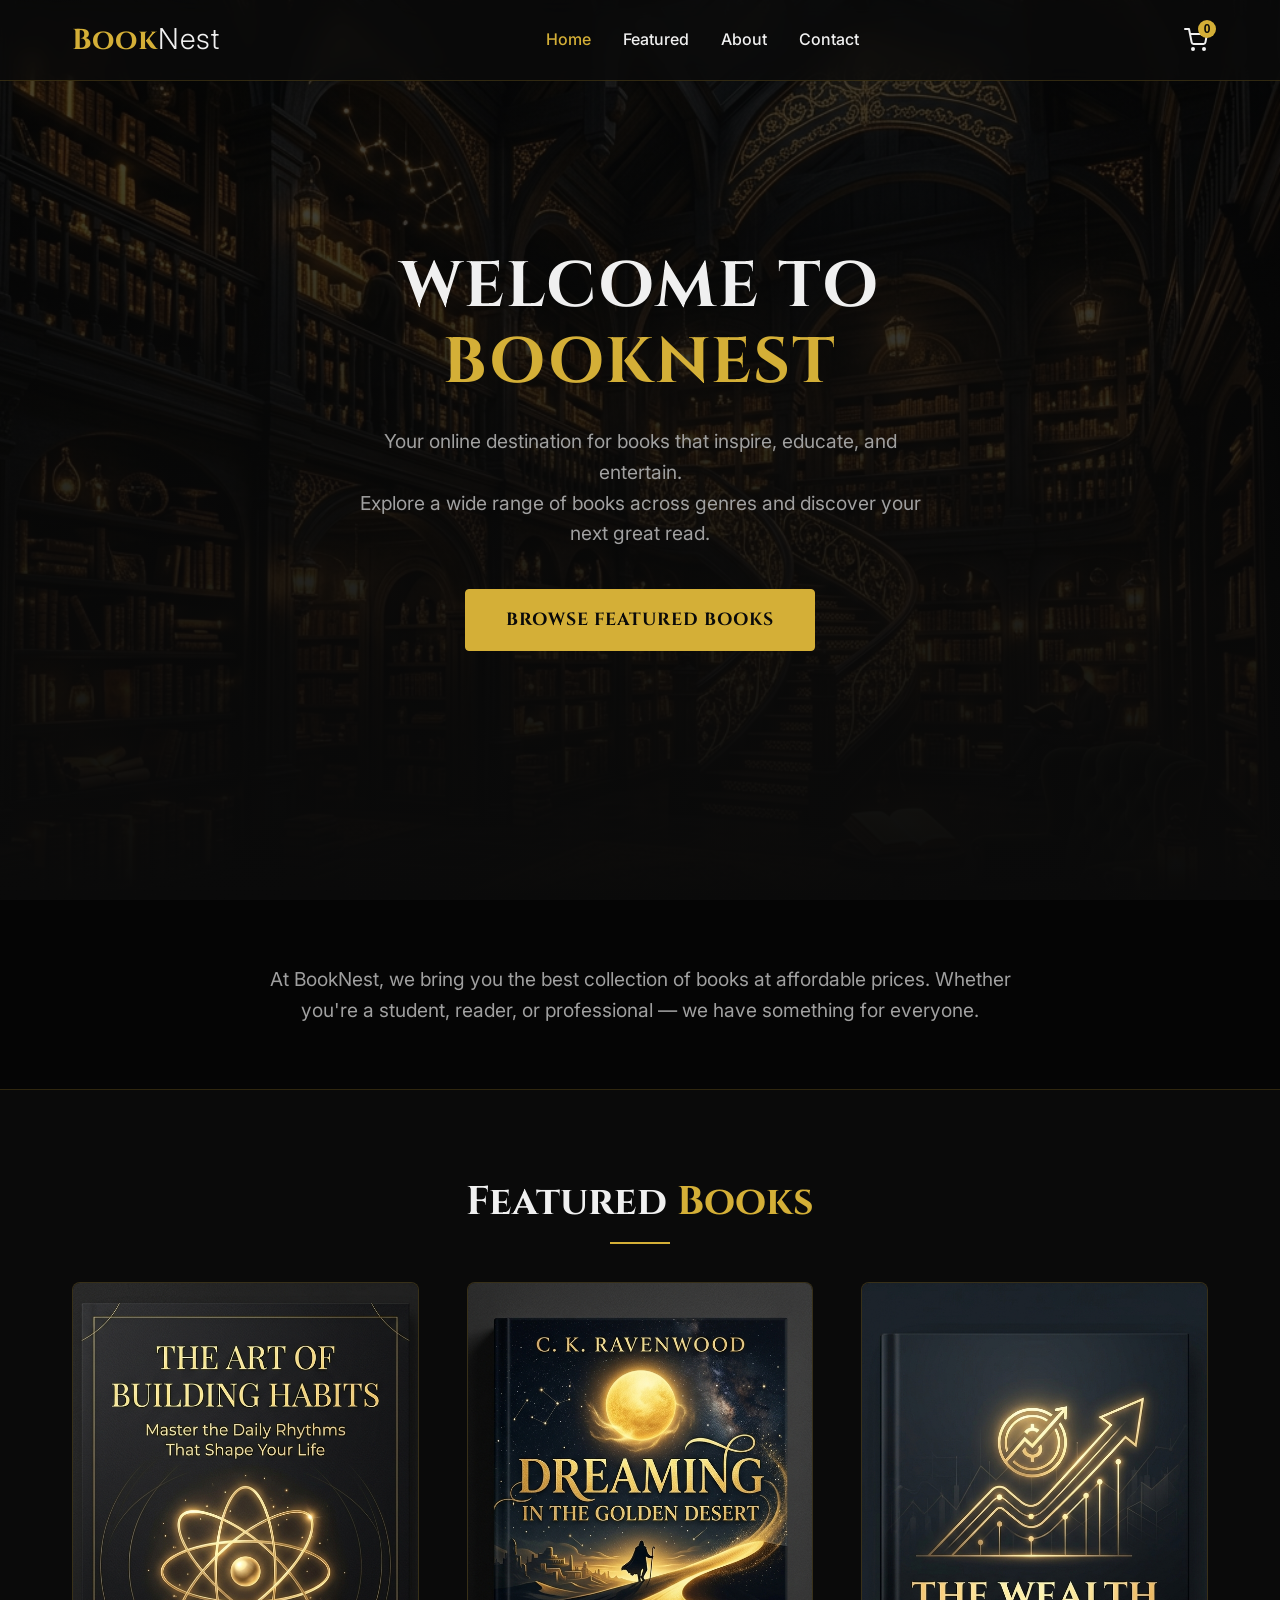
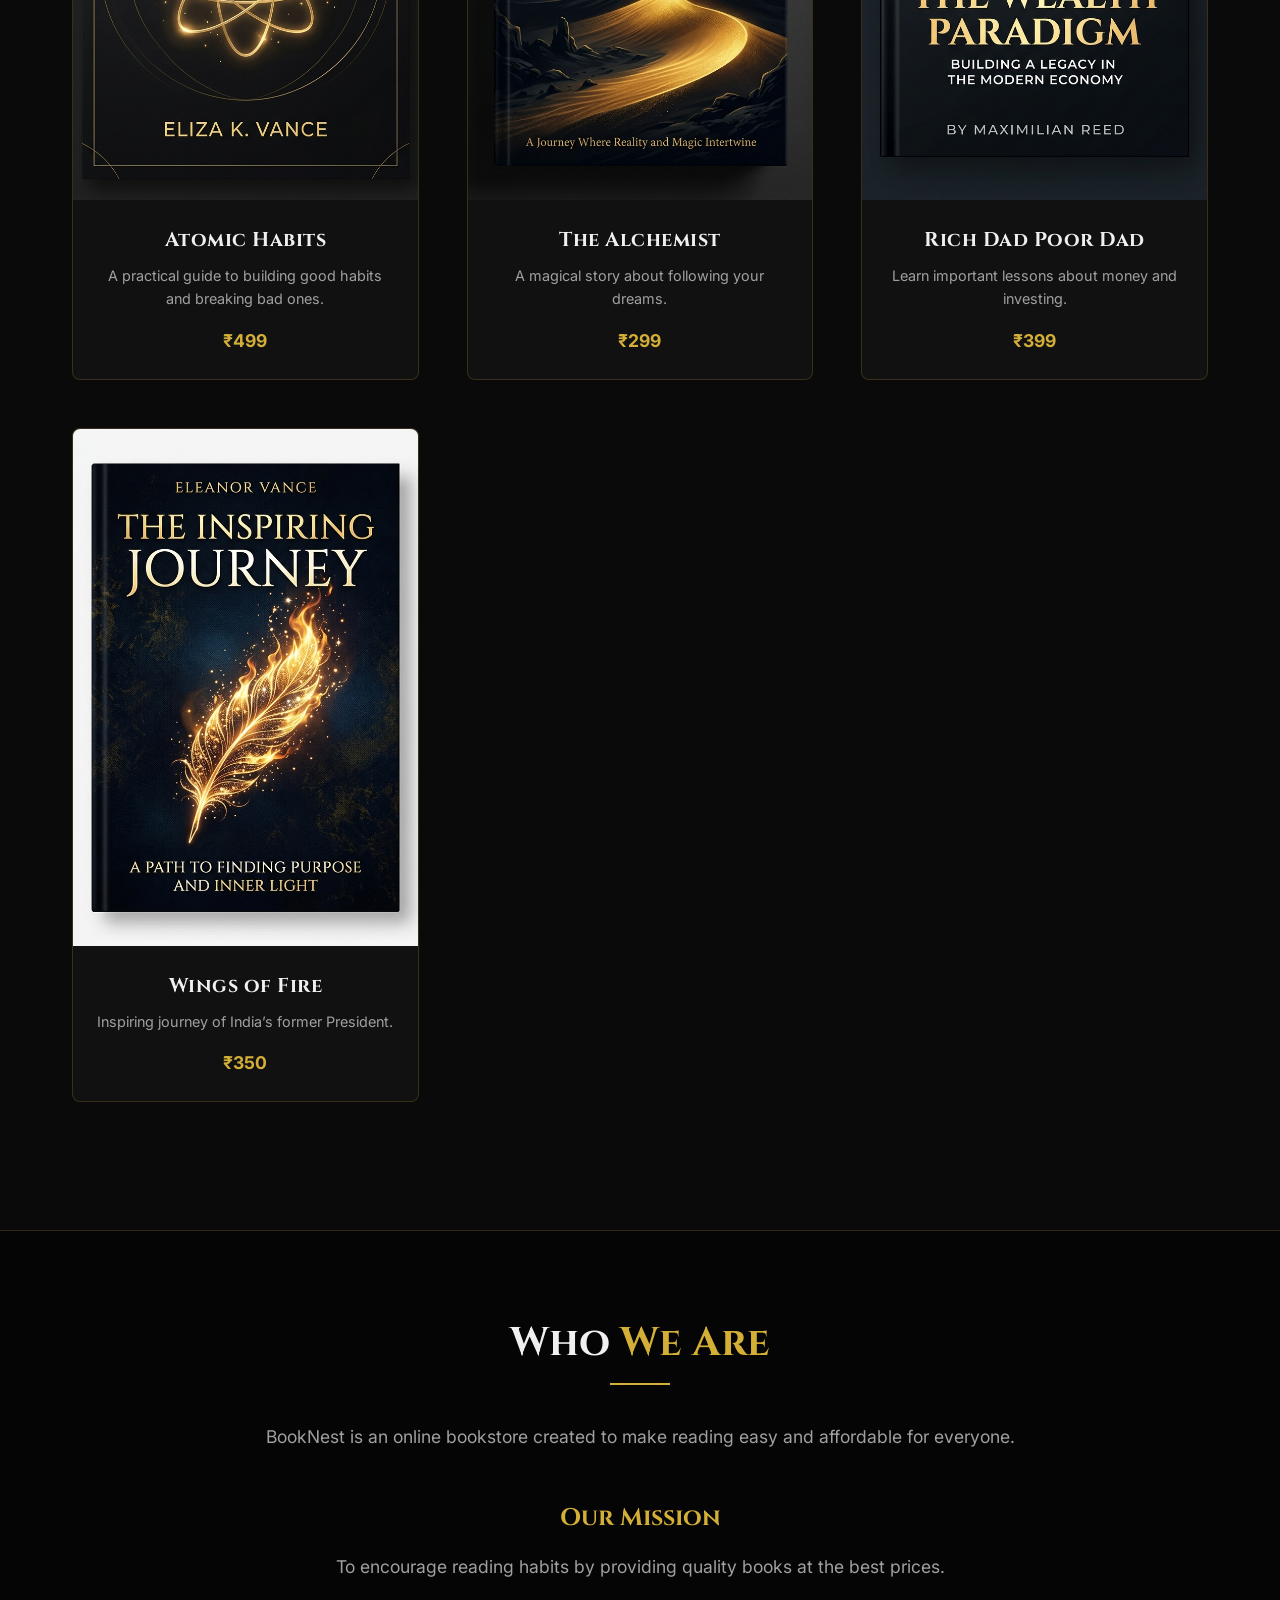
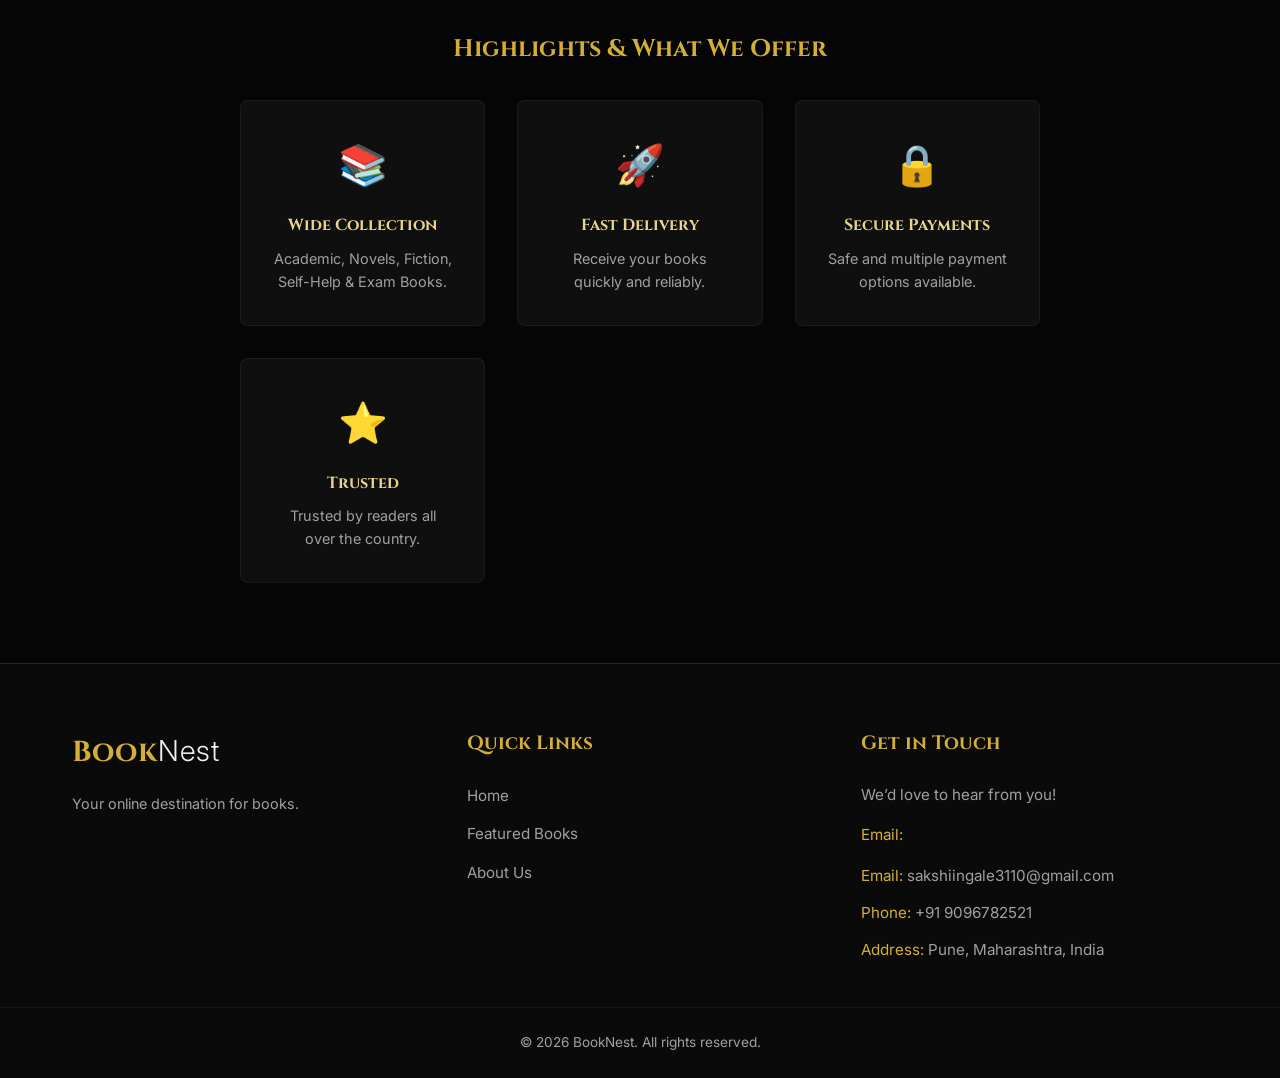
<file: index.html>
<!DOCTYPE html>
<html lang="en">
<head>
    <meta charset="UTF-8">
    <meta name="viewport" content="width=device-width, initial-scale=1.0">
    <meta name="description" content="BookNest - Your online destination for books that inspire, educate, and entertain.">
    <title>BookNest | Online Bookstore</title>
    <!-- Google Fonts for premium typography -->
    <link rel="preconnect" href="https://fonts.googleapis.com">
    <link rel="preconnect" href="https://fonts.gstatic.com" crossorigin>
    <link href="https://fonts.googleapis.com/css2?family=Cinzel:wght@400;700&family=Inter:wght@300;400;600&display=swap" rel="stylesheet">
    <link rel="stylesheet" href="style.css">
</head>
<body>
    <!-- Navbar -->
    <nav class="navbar">
        <div class="nav-container">
            <a href="index.html" class="logo">Book<span>Nest</span></a>
            <ul class="nav-links">
                <li><a href="index.html" style="color: var(--gold-primary);">Home</a></li>
                <li><a href="featured.html">Featured</a></li>
                <li><a href="about.html">About</a></li>
                <li><a href="contact.html">Contact</a></li>
            </ul>
            <div class="hamburger">
                <span class="bar"></span>
                <span class="bar"></span>
                <span class="bar"></span>
            </div>
            <div class="nav-actions">
                <button class="cart-btn" aria-label="View Cart">
                    <svg xmlns="http://www.w3.org/2000/svg" width="24" height="24" viewBox="0 0 24 24" fill="none" stroke="currentColor" stroke-width="2" stroke-linecap="round" stroke-linejoin="round"><circle cx="9" cy="21" r="1"></circle><circle cx="20" cy="21" r="1"></circle><path d="M1 1h4l2.68 13.39a2 2 0 0 0 2 1.61h9.72a2 2 0 0 0 2-1.61L23 6H6"></path></svg>
                    <span class="cart-count">0</span>
                </button>
            </div>
        </div>
    </nav>

    <!-- Hero Section -->
    <header id="home" class="hero">
        <div class="hero-overlay"></div>
        <div class="hero-content">
            <h1 class="hero-title">Welcome to <span class="text-gold">BookNest</span></h1>
            <p class="hero-subtitle">Your online destination for books that inspire, educate, and entertain.<br>Explore a wide range of books across genres and discover your next great read.</p>
            <a href="#featured" class="cta-button">Browse Featured Books</a>
        </div>
    </header>

    <!-- Intro Section -->
    <section class="intro-section" style="background-color: var(--bg-darker); text-align: center; padding: 4rem 2rem; border-bottom: 1px solid var(--border-color);">
        <div class="section-container" style="padding: 0;">
            <p style="font-size: 1.2rem; color: var(--text-secondary); max-width: 800px; margin: 0 auto;">
                At BookNest, we bring you the best collection of books at affordable prices. 
                Whether you're a student, reader, or professional — we have something for everyone.
            </p>
        </div>
    </section>

    <!-- Featured Books Section -->
    <section id="featured" class="featured-section">
        <div class="section-container">
            <h2 class="section-title">Featured <span class="text-gold">Books</span></h2>
            <div class="book-grid">
                <!-- Book 1 -->
                <article class="book-card">
                    <div class="book-image-container">
                        <img src="images/book_atomic_habits.png" alt="Atomic Habits" class="book-image">
                        <div class="book-overlay">
                            <button class="add-to-cart-btn">Add to Cart</button>
                            <button class="view-details-btn">View Details</button>
                        </div>
                    </div>
                    <div class="book-info">
                        <h3 class="book-title">Atomic Habits</h3>
                        <p class="book-author">A practical guide to building good habits and breaking bad ones.</p>
                        <p class="book-price">₹499</p>
                    </div>
                </article>

                <!-- Book 2 -->
                <article class="book-card">
                    <div class="book-image-container">
                        <img src="images/book_alchemist.png" alt="The Alchemist" class="book-image">
                        <div class="book-overlay">
                            <button class="add-to-cart-btn">Add to Cart</button>
                            <button class="view-details-btn">View Details</button>
                        </div>
                    </div>
                    <div class="book-info">
                        <h3 class="book-title">The Alchemist</h3>
                        <p class="book-author">A magical story about following your dreams.</p>
                        <p class="book-price">₹299</p>
                    </div>
                </article>

                <!-- Book 3 -->
                <article class="book-card">
                    <div class="book-image-container">
                        <img src="images/book_rich_dad.png" alt="Rich Dad Poor Dad" class="book-image">
                        <div class="book-overlay">
                            <button class="add-to-cart-btn">Add to Cart</button>
                            <button class="view-details-btn">View Details</button>
                        </div>
                    </div>
                    <div class="book-info">
                        <h3 class="book-title">Rich Dad Poor Dad</h3>
                        <p class="book-author">Learn important lessons about money and investing.</p>
                        <p class="book-price">₹399</p>
                    </div>
                </article>

                <!-- Book 4 -->
                <article class="book-card">
                    <div class="book-image-container">
                        <img src="images/book_wings_of_fire.png" alt="Wings of Fire" class="book-image">
                        <div class="book-overlay">
                            <button class="add-to-cart-btn">Add to Cart</button>
                            <button class="view-details-btn">View Details</button>
                        </div>
                    </div>
                    <div class="book-info">
                        <h3 class="book-title">Wings of Fire</h3>
                        <p class="book-author">Inspiring journey of India’s former President.</p>
                        <p class="book-price">₹350</p>
                    </div>
                </article>
            </div>
        </div>
    </section>

    <!-- About Section -->
    <section id="about" class="about-section">
        <div class="section-container">
            <div class="about-content">
                <h2 class="section-title">Who <span class="text-gold">We Are</span></h2>
                <p>BookNest is an online bookstore created to make reading easy and affordable for everyone.</p>
                
                <h3 style="color: var(--gold-primary); font-family: 'Cinzel', serif; margin-top: 2rem; margin-bottom: 1rem; font-size: 1.5rem;">Our Mission</h3>
                <p>To encourage reading habits by providing quality books at the best prices.</p>

                <h3 style="color: var(--gold-primary); font-family: 'Cinzel', serif; margin-top: 2rem; margin-bottom: 2rem; font-size: 1.5rem;">Highlights & What We Offer</h3>
                <div class="features-grid">
                    <div class="feature-item">
                        <div class="feature-icon">📚</div>
                        <h4>Wide Collection</h4>
                        <p>Academic, Novels, Fiction, Self-Help & Exam Books.</p>
                    </div>
                    <div class="feature-item">
                        <div class="feature-icon">🚀</div>
                        <h4>Fast Delivery</h4>
                        <p>Receive your books quickly and reliably.</p>
                    </div>
                    <div class="feature-item">
                        <div class="feature-icon">🔒</div>
                        <h4>Secure Payments</h4>
                        <p>Safe and multiple payment options available.</p>
                    </div>
                    <div class="feature-item">
                        <div class="feature-icon">⭐</div>
                        <h4>Trusted</h4>
                        <p>Trusted by readers all over the country.</p>
                    </div>
                </div>
            </div>
        </div>
    </section>

    <!-- Footer / Contact Section -->
    <footer id="contact" class="footer">
        <div class="footer-container">
            <div class="footer-brand">
                <a href="index.html" class="logo">Book<span>Nest</span></a>
                <p>Your online destination for books.</p>
            </div>
            <div class="footer-links">
                <h4>Quick Links</h4>
                <ul>
                    <li><a href="index.html">Home</a></li>
                    <li><a href="featured.html">Featured Books</a></li>
                    <li><a href="about.html">About Us</a></li>
                </ul>
            </div>
            <div class="footer-contact">
                <h4>Get in Touch</h4>
                <p>We’d love to hear from you!</p>
                <p style="margin-top: 1rem; color: var(--gold-primary);">Email: <span style="color: var(--text-secondary);">                <p style="margin-top: 1rem; color: var(--gold-primary);">Email: <span style="color: var(--text-secondary);">sakshiingale3110@gmail.com</span></p>
            </span></p>
                <p style="color: var(--gold-primary);">Phone: <span style="color: var(--text-secondary);">+91 9096782521</span></p>
                <p style="color: var(--gold-primary);">Address: <span style="color: var(--text-secondary);">Pune, Maharashtra, India</span></p>
            </div>
        </div>
        <div class="footer-bottom">
            <p>&copy; 2026 BookNest. All rights reserved.</p>
        </div>
    </footer>

    <script src="script.js"></script>
</body>
</html>
</file>
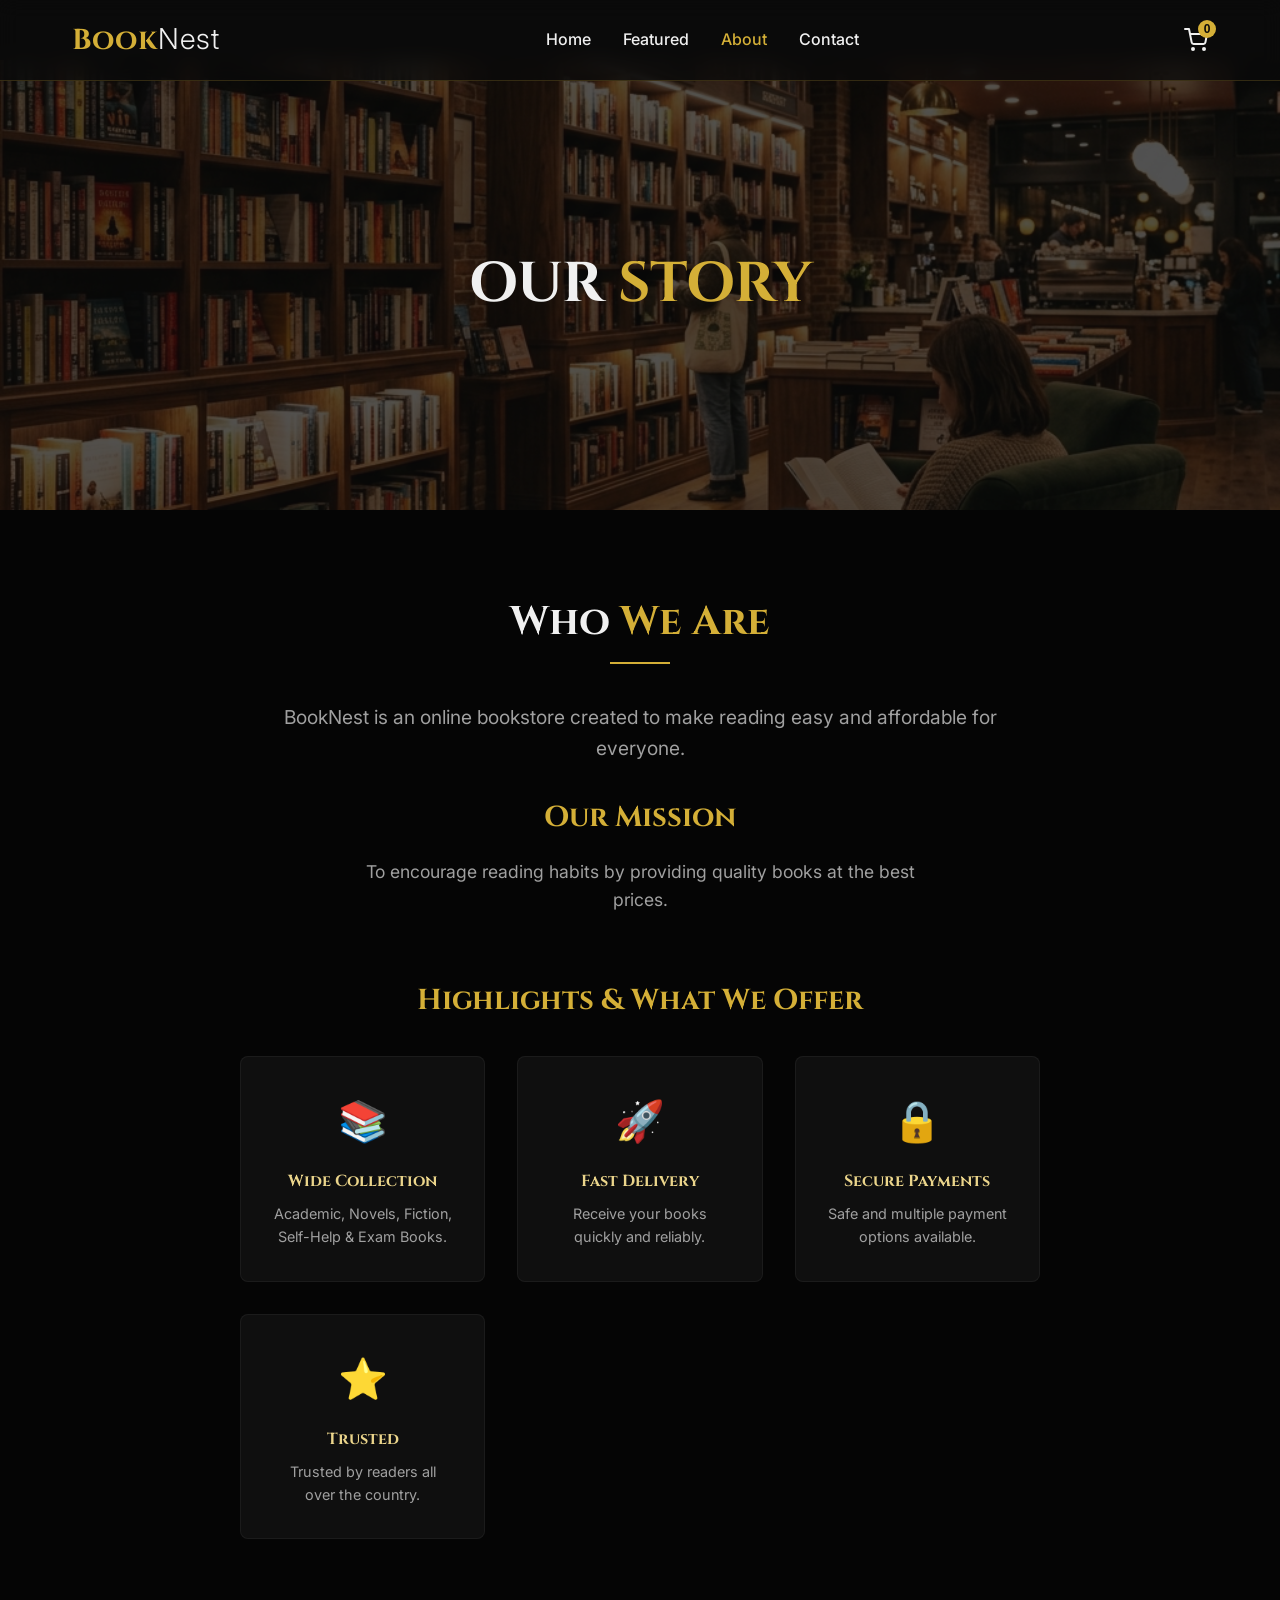
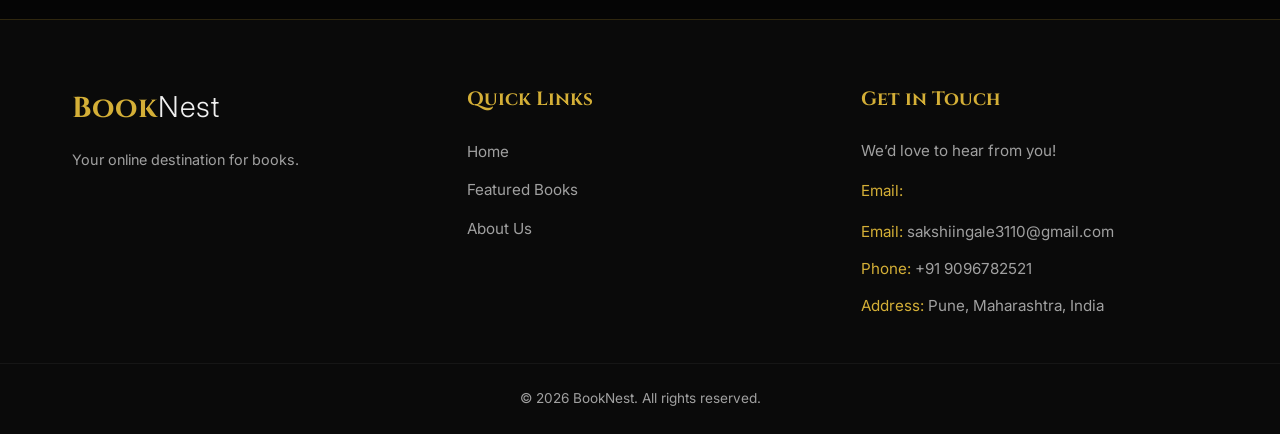
<file: about.html>
<!DOCTYPE html>
<html lang="en">
<head>
    <meta charset="UTF-8">
    <meta name="viewport" content="width=device-width, initial-scale=1.0">
    <meta name="description" content="BookNest - About Us">
    <title>About Us | BookNest</title>
    <!-- Google Fonts for premium typography -->
    <link rel="preconnect" href="https://fonts.googleapis.com">
    <link rel="preconnect" href="https://fonts.gstatic.com" crossorigin>
    <link href="https://fonts.googleapis.com/css2?family=Cinzel:wght@400;700&family=Inter:wght@300;400;600&display=swap" rel="stylesheet">
    <link rel="stylesheet" href="style.css">
    <style>
        .about-hero {
            position: relative;
            height: 50vh;
            background-image: url('images/about_us_image.png');
            background-size: cover;
            background-position: center;
            display: flex;
            align-items: center;
            justify-content: center;
            text-align: center;
            margin-top: 60px;
        }
        .about-hero-overlay {
            position: absolute;
            top: 0; left: 0; right: 0; bottom: 0;
            background: rgba(10, 10, 10, 0.7);
        }
        .about-hero h1 {
            position: relative;
            z-index: 10;
            font-size: 3.5rem;
            text-transform: uppercase;
        }
    </style>
</head>
<body>
    <!-- Navbar -->
    <nav class="navbar">
        <div class="nav-container">
            <a href="index.html" class="logo">Book<span>Nest</span></a>
            <ul class="nav-links">
                <li><a href="index.html">Home</a></li>
                <li><a href="featured.html">Featured</a></li>
                <li><a href="about.html" style="color: var(--gold-primary);">About</a></li>
                <li><a href="contact.html">Contact</a></li>
            </ul>
            <div class="hamburger">
                <span class="bar"></span>
                <span class="bar"></span>
                <span class="bar"></span>
            </div>
            <div class="nav-actions">
                <button class="cart-btn" aria-label="View Cart">
                    <svg xmlns="http://www.w3.org/2000/svg" width="24" height="24" viewBox="0 0 24 24" fill="none" stroke="currentColor" stroke-width="2" stroke-linecap="round" stroke-linejoin="round"><circle cx="9" cy="21" r="1"></circle><circle cx="20" cy="21" r="1"></circle><path d="M1 1h4l2.68 13.39a2 2 0 0 0 2 1.61h9.72a2 2 0 0 0 2-1.61L23 6H6"></path></svg>
                    <span class="cart-count">0</span>
                </button>
            </div>
        </div>
    </nav>

    <!-- Header Spacing -->
    <div class="about-hero">
        <div class="about-hero-overlay"></div>
        <h1>Our <span class="text-gold">Story</span></h1>
    </div>

    <!-- About Section -->
    <section class="about-section" style="border-top: none;">
        <div class="section-container">
            <div class="about-content">
                <h2 class="section-title">Who <span class="text-gold">We Are</span></h2>
                <p style="font-size: 1.2rem; margin-bottom: 2rem;">BookNest is an online bookstore created to make reading easy and affordable for everyone.</p>
                
                <h3 style="color: var(--gold-primary); font-family: 'Cinzel', serif; margin-top: 2rem; margin-bottom: 1rem; font-size: 1.8rem;">Our Mission</h3>
                <p style="font-size: 1.1rem; max-width: 600px; margin: 0 auto; margin-bottom: 4rem;">To encourage reading habits by providing quality books at the best prices.</p>

                <h3 style="color: var(--gold-primary); font-family: 'Cinzel', serif; margin-top: 2rem; margin-bottom: 2rem; font-size: 1.8rem;">Highlights & What We Offer</h3>
                <div class="features-grid">
                    <div class="feature-item">
                        <div class="feature-icon">📚</div>
                        <h4>Wide Collection</h4>
                        <p>Academic, Novels, Fiction, Self-Help & Exam Books.</p>
                    </div>
                    <div class="feature-item">
                        <div class="feature-icon">🚀</div>
                        <h4>Fast Delivery</h4>
                        <p>Receive your books quickly and reliably.</p>
                    </div>
                    <div class="feature-item">
                        <div class="feature-icon">🔒</div>
                        <h4>Secure Payments</h4>
                        <p>Safe and multiple payment options available.</p>
                    </div>
                    <div class="feature-item">
                        <div class="feature-icon">⭐</div>
                        <h4>Trusted</h4>
                        <p>Trusted by readers all over the country.</p>
                    </div>
                </div>
            </div>
        </div>
    </section>

    <!-- Footer -->
    <footer class="footer">
        <div class="footer-container">
            <div class="footer-brand">
                <a href="index.html" class="logo">Book<span>Nest</span></a>
                <p>Your online destination for books.</p>
            </div>
            <div class="footer-links">
                <h4>Quick Links</h4>
                <ul>
                    <li><a href="index.html">Home</a></li>
                    <li><a href="featured.html">Featured Books</a></li>
                    <li><a href="about.html">About Us</a></li>
                </ul>
            </div>
            <div class="footer-contact">
                <h4>Get in Touch</h4>
                <p>We’d love to hear from you!</p>
                <p style="margin-top: 1rem; color: var(--gold-primary);">Email: <span style="color: var(--text-secondary);">                <p style="margin-top: 1rem; color: var(--gold-primary);">Email: <span style="color: var(--text-secondary);">sakshiingale3110@gmail.com</span></p>
            </span></p>
                <p style="color: var(--gold-primary);">Phone: <span style="color: var(--text-secondary);">+91 9096782521</span></p>
                <p style="color: var(--gold-primary);">Address: <span style="color: var(--text-secondary);">Pune, Maharashtra, India</span></p>
            </div>
        </div>
        <div class="footer-bottom">
            <p>&copy; 2026 BookNest. All rights reserved.</p>
        </div>
    </footer>

    <script src="script.js"></script>
</body>
</html>
</file>
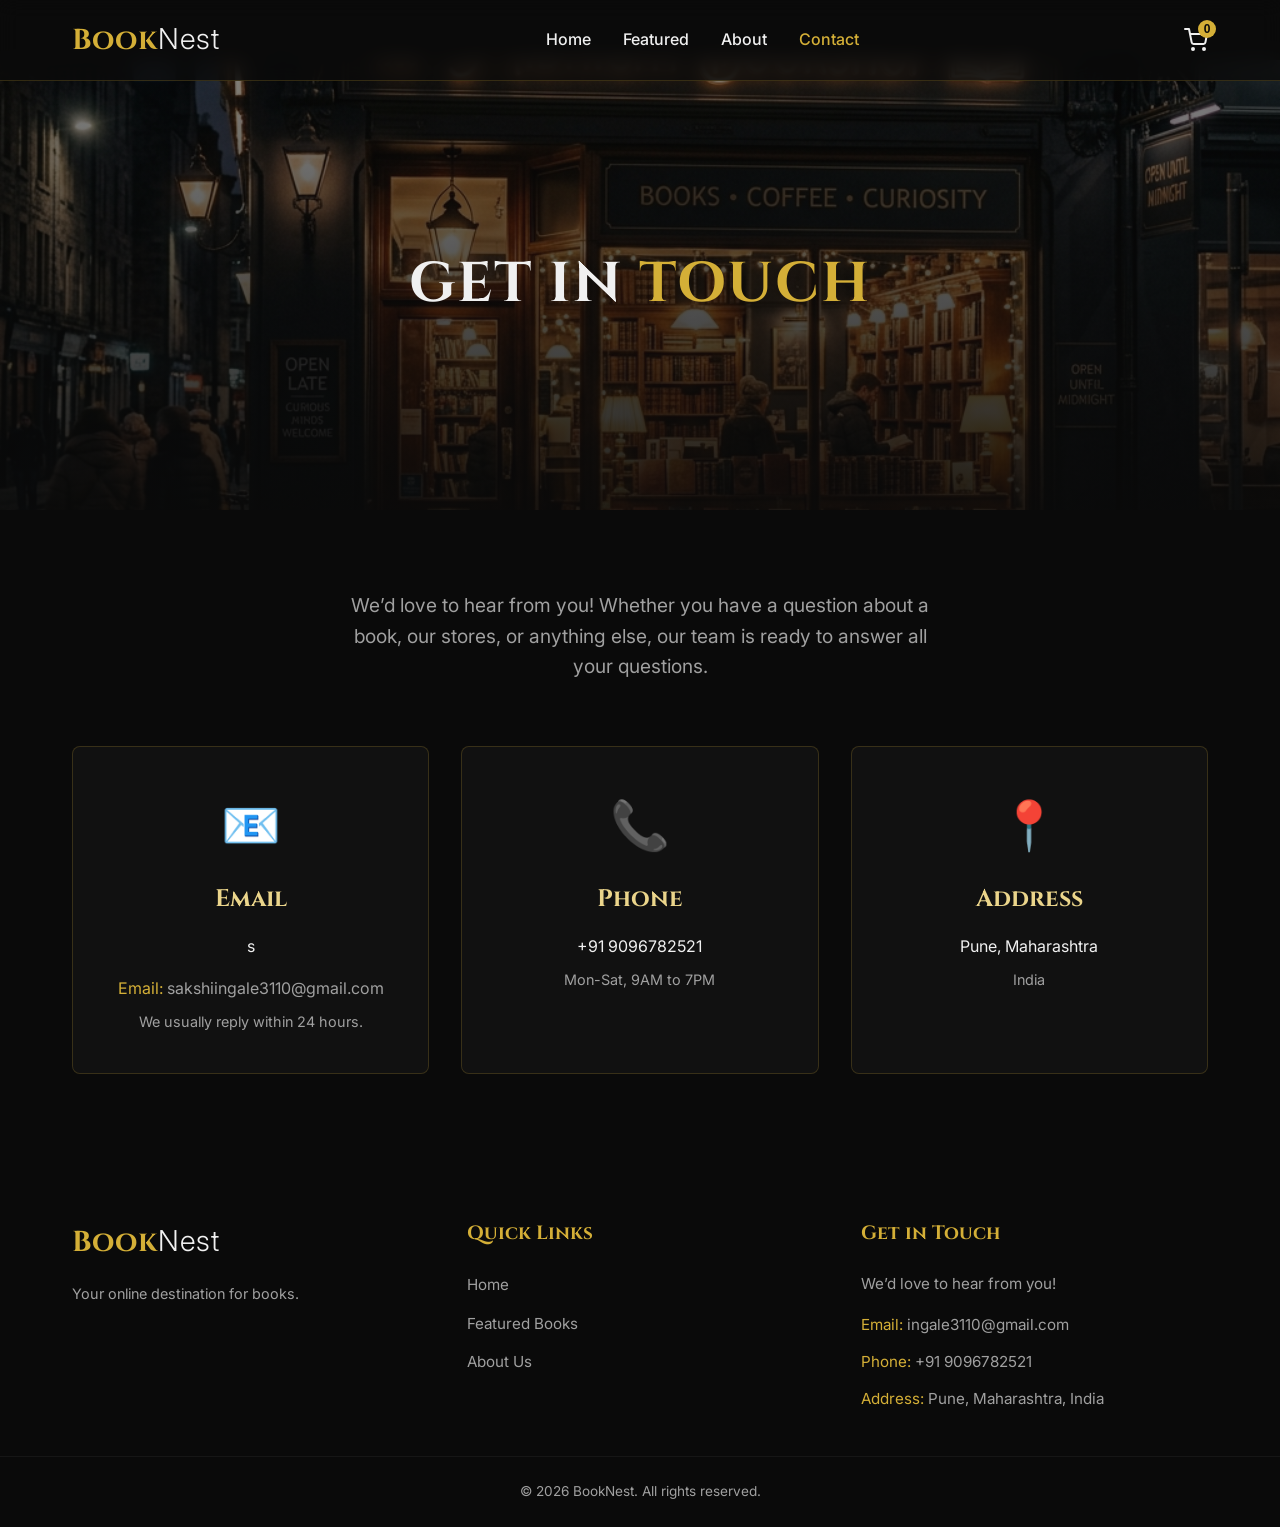
<file: contact.html>
<!DOCTYPE html>
<html lang="en">
<head>
    <meta charset="UTF-8">
    <meta name="viewport" content="width=device-width, initial-scale=1.0">
    <meta name="description" content="BookNest - Contact Us">
    <title>Contact Us | BookNest</title>
    <!-- Google Fonts for premium typography -->
    <link rel="preconnect" href="https://fonts.googleapis.com">
    <link rel="preconnect" href="https://fonts.gstatic.com" crossorigin>
    <link href="https://fonts.googleapis.com/css2?family=Cinzel:wght@400;700&family=Inter:wght@300;400;600&display=swap" rel="stylesheet">
    <link rel="stylesheet" href="style.css">
    <style>
        .contact-hero {
            position: relative;
            height: 50vh;
            background-image: url('images/contact_image.png');
            background-size: cover;
            background-position: center;
            display: flex;
            align-items: center;
            justify-content: center;
            text-align: center;
            margin-top: 60px;
        }
        .contact-hero-overlay {
            position: absolute;
            top: 0; left: 0; right: 0; bottom: 0;
            background: linear-gradient(to bottom, rgba(10,10,10,0.5), rgba(10,10,10,0.9));
        }
        .contact-hero h1 {
            position: relative;
            z-index: 10;
            font-size: 3.5rem;
            text-transform: uppercase;
            letter-spacing: 2px;
        }
        .contact-grid {
            display: grid;
            grid-template-columns: repeat(auto-fit, minmax(300px, 1fr));
            gap: 2rem;
            margin-top: 4rem;
        }
        .contact-card {
            background: var(--bg-card);
            padding: 2.5rem;
            border-radius: 8px;
            border: 1px solid var(--border-color);
            text-align: center;
        }
        .contact-icon {
            font-size: 3rem;
            margin-bottom: 1rem;
        }
        .contact-card h4 {
            color: var(--gold-secondary);
            font-size: 1.5rem;
            margin-bottom: 1rem;
            font-family: 'Cinzel', serif;
        }
    </style>
</head>
<body>
    <!-- Navbar -->
    <nav class="navbar">
        <div class="nav-container">
            <a href="index.html" class="logo">Book<span>Nest</span></a>
            <ul class="nav-links">
                <li><a href="index.html">Home</a></li>
                <li><a href="featured.html">Featured</a></li>
                <li><a href="about.html">About</a></li>
                <li><a href="contact.html" style="color: var(--gold-primary);">Contact</a></li>
            </ul>
            <div class="hamburger">
                <span class="bar"></span>
                <span class="bar"></span>
                <span class="bar"></span>
            </div>
            <div class="nav-actions">
                <button class="cart-btn" aria-label="View Cart">
                    <svg xmlns="http://www.w3.org/2000/svg" width="24" height="24" viewBox="0 0 24 24" fill="none" stroke="currentColor" stroke-width="2" stroke-linecap="round" stroke-linejoin="round"><circle cx="9" cy="21" r="1"></circle><circle cx="20" cy="21" r="1"></circle><path d="M1 1h4l2.68 13.39a2 2 0 0 0 2 1.61h9.72a2 2 0 0 0 2-1.61L23 6H6"></path></svg>
                    <span class="cart-count">0</span>
                </button>
            </div>
        </div>
    </nav>

    <!-- Header Spacing -->
    <div class="contact-hero">
        <div class="contact-hero-overlay"></div>
        <h1>Get in <span class="text-gold">Touch</span></h1>
    </div>

    <!-- Contact Section -->
    <section class="contact-section">
        <div class="section-container">
            <p style="text-align: center; font-size: 1.2rem; color: var(--text-secondary); max-width: 600px; margin: 0 auto;">We’d love to hear from you! Whether you have a question about a book, our stores, or anything else, our team is ready to answer all your questions.</p>
            
            <div class="contact-grid">
                <div class="contact-card">
                    <div class="contact-icon">📧</div>
                    <h4>Email</h4>
                    <p style="color: var(--text-primary);">s                <p style="margin-top: 1rem; color: var(--gold-primary);">Email: <span style="color: var(--text-secondary);">sakshiingale3110@gmail.com</span></p>
                </p>
                    <p style="color: var(--text-secondary); font-size: 0.9rem; margin-top: 0.5rem;">We usually reply within 24 hours.</p>
                </div>
                
                <div class="contact-card">
                    <div class="contact-icon">📞</div>
                    <h4>Phone</h4>
                    <p style="color: var(--text-primary);">+91 9096782521</p>
                    <p style="color: var(--text-secondary); font-size: 0.9rem; margin-top: 0.5rem;">Mon-Sat, 9AM to 7PM</p>
                </div>
                
                <div class="contact-card">
                    <div class="contact-icon">📍</div>
                    <h4>Address</h4>
                    <p style="color: var(--text-primary);">Pune, Maharashtra</p>
                    <p style="color: var(--text-secondary); font-size: 0.9rem; margin-top: 0.5rem;">India</p>
                </div>
            </div>
        </div>
    </section>

    <!-- Footer -->
    <footer class="footer">
        <div class="footer-container">
            <div class="footer-brand">
                <a href="index.html" class="logo">Book<span>Nest</span></a>
                <p>Your online destination for books.</p>
            </div>
            <div class="footer-links">
                <h4>Quick Links</h4>
                <ul>
                    <li><a href="index.html">Home</a></li>
                    <li><a href="featured.html">Featured Books</a></li>
                    <li><a href="about.html">About Us</a></li>
                </ul>
            </div>
            <div class="footer-contact">
                <h4>Get in Touch</h4>
                <p>We’d love to hear from you!</p>
                <p style="margin-top: 1rem; color: var(--gold-primary);">Email: <span style="color: var(--text-secondary);">ingale3110@gmail.com</span></p>
                <p style="color: var(--gold-primary);">Phone: <span style="color: var(--text-secondary);">+91 9096782521</span></p>
                <p style="color: var(--gold-primary);">Address: <span style="color: var(--text-secondary);">Pune, Maharashtra, India</span></p>
            </div>
        </div>
        <div class="footer-bottom">
            <p>&copy; 2026 BookNest. All rights reserved.</p>
        </div>
    </footer>

    <script src="script.js"></script>
</body>
</html>
</file>
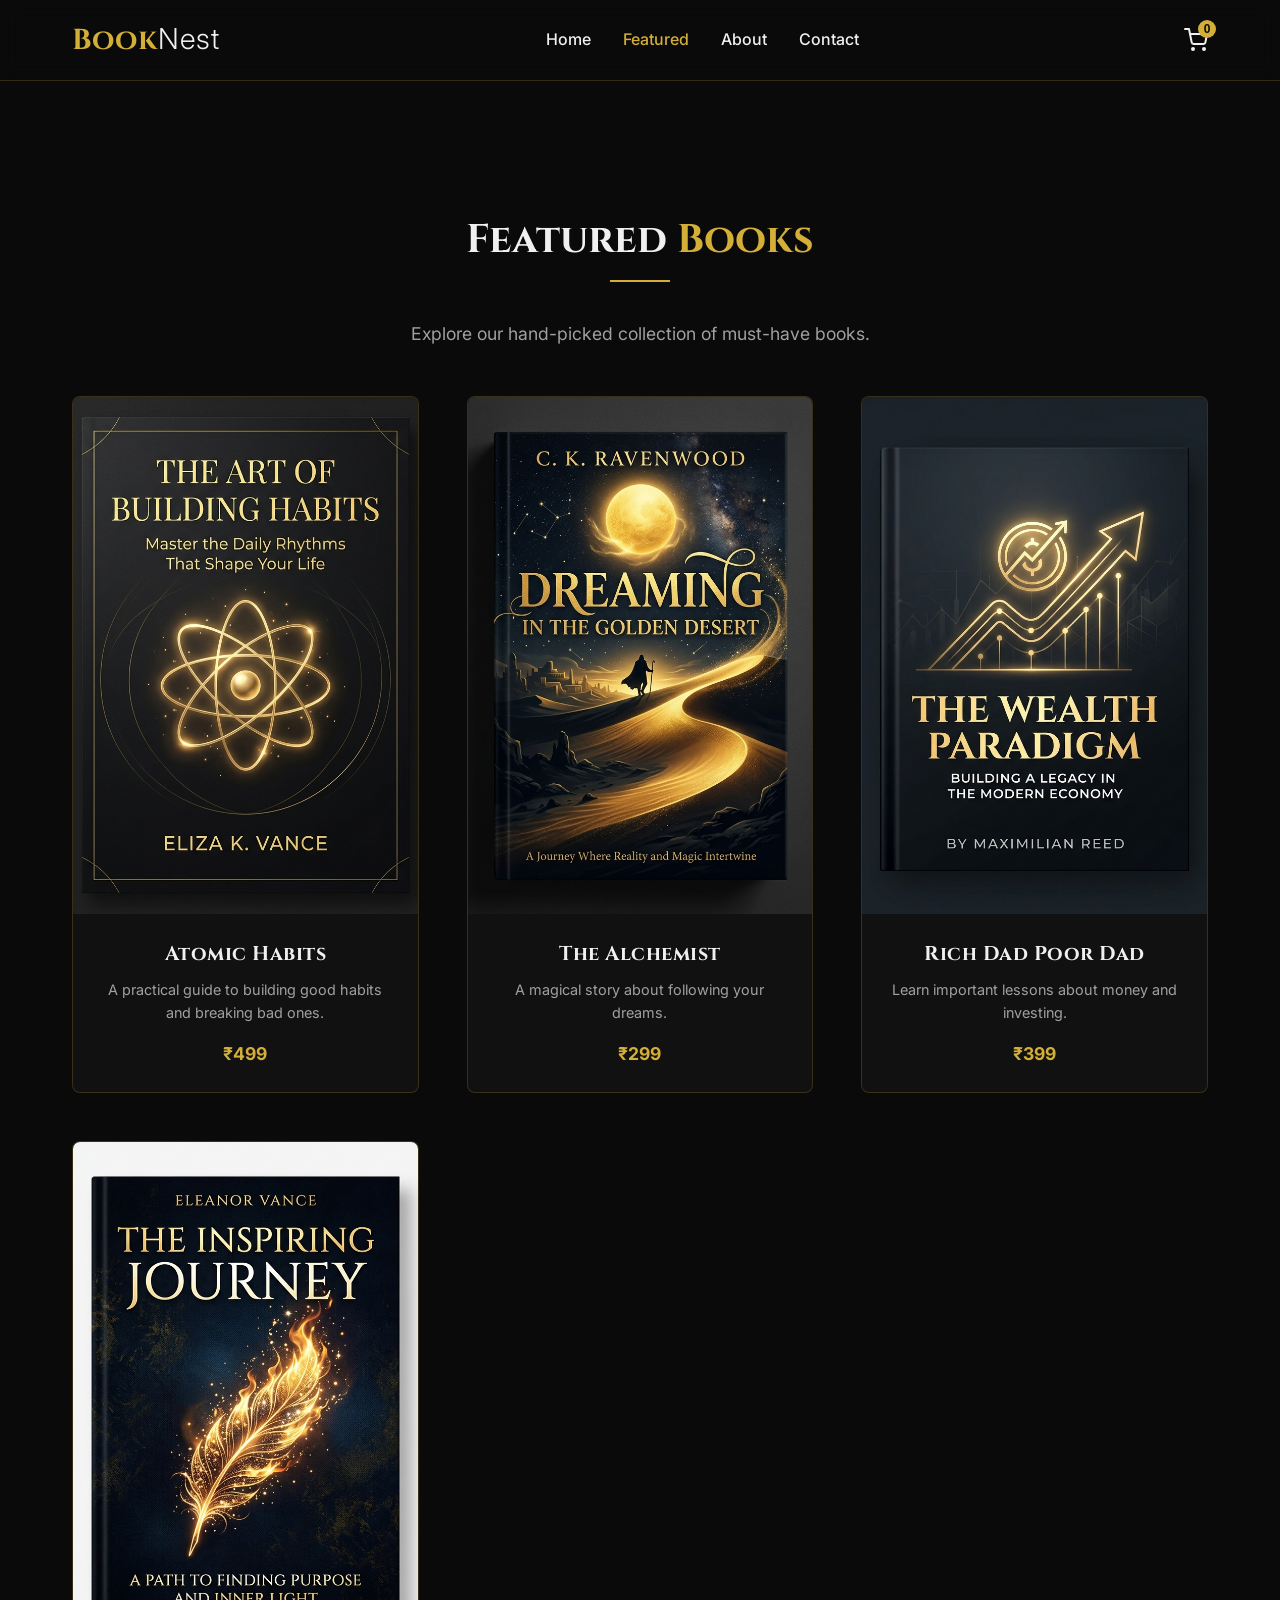
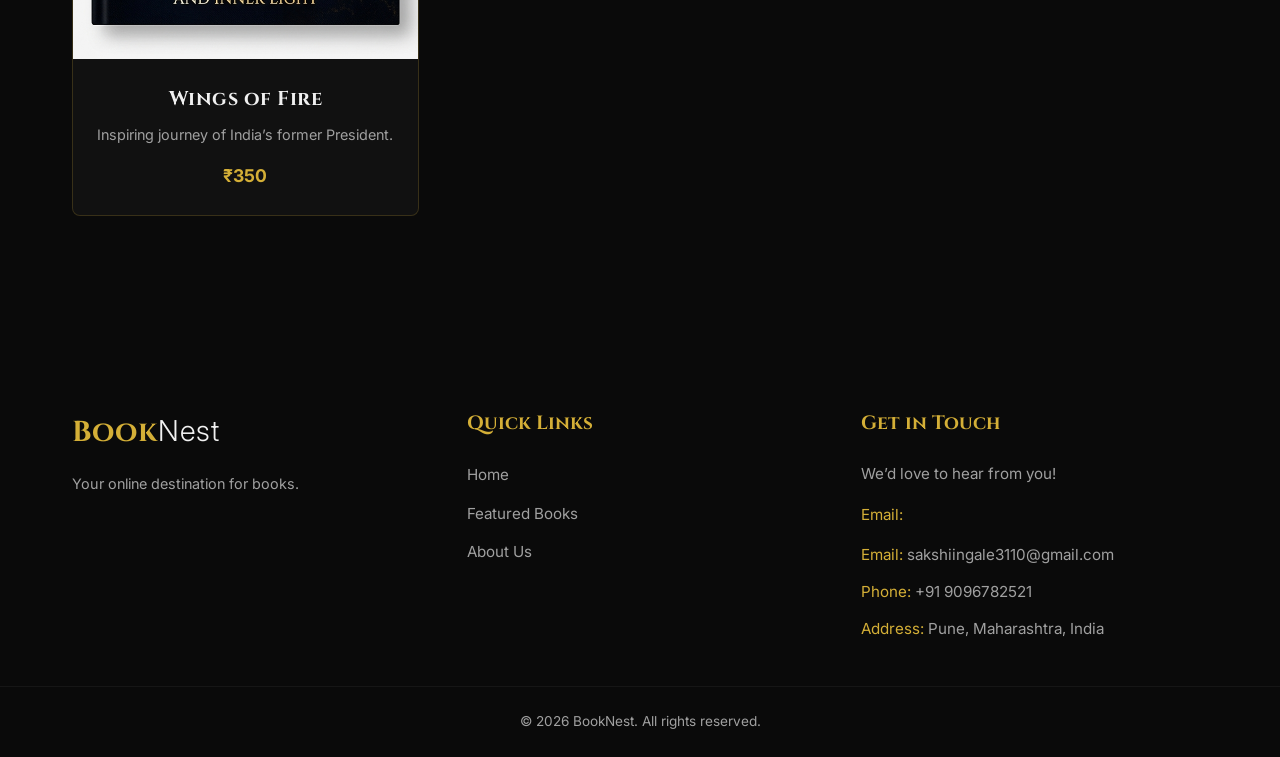
<file: featured.html>
<!DOCTYPE html>
<html lang="en">
<head>
    <meta charset="UTF-8">
    <meta name="viewport" content="width=device-width, initial-scale=1.0">
    <meta name="description" content="BookNest - Featured Books">
    <title>Featured Books | BookNest</title>
    <!-- Google Fonts for premium typography -->
    <link rel="preconnect" href="https://fonts.googleapis.com">
    <link rel="preconnect" href="https://fonts.gstatic.com" crossorigin>
    <link href="https://fonts.googleapis.com/css2?family=Cinzel:wght@400;700&family=Inter:wght@300;400;600&display=swap" rel="stylesheet">
    <link rel="stylesheet" href="style.css">
</head>
<body>
    <!-- Navbar -->
    <nav class="navbar">
        <div class="nav-container">
            <a href="index.html" class="logo">Book<span>Nest</span></a>
            <ul class="nav-links">
                <li><a href="index.html">Home</a></li>
                <li><a href="featured.html" style="color: var(--gold-primary);">Featured</a></li>
                <li><a href="about.html">About</a></li>
                <li><a href="contact.html">Contact</a></li>
            </ul>
            <div class="hamburger">
                <span class="bar"></span>
                <span class="bar"></span>
                <span class="bar"></span>
            </div>
            <div class="nav-actions">
                <button class="cart-btn" aria-label="View Cart">
                    <svg xmlns="http://www.w3.org/2000/svg" width="24" height="24" viewBox="0 0 24 24" fill="none" stroke="currentColor" stroke-width="2" stroke-linecap="round" stroke-linejoin="round"><circle cx="9" cy="21" r="1"></circle><circle cx="20" cy="21" r="1"></circle><path d="M1 1h4l2.68 13.39a2 2 0 0 0 2 1.61h9.72a2 2 0 0 0 2-1.61L23 6H6"></path></svg>
                    <span class="cart-count">0</span>
                </button>
            </div>
        </div>
    </nav>

    <!-- Header Spacing -->
    <div style="height: 80px;"></div>

    <!-- Featured Books Section -->
    <section class="featured-section" style="padding-top: 3rem;">
        <div class="section-container">
            <h1 class="section-title">Featured <span class="text-gold">Books</span></h1>
            <p style="text-align: center; color: var(--text-secondary); margin-bottom: 3rem; font-size: 1.1rem;">Explore our hand-picked collection of must-have books.</p>
            <div class="book-grid">
                <!-- Book 1 -->
                <article class="book-card">
                    <div class="book-image-container">
                        <img src="images/book_atomic_habits.png" alt="Atomic Habits" class="book-image">
                        <div class="book-overlay">
                            <button class="add-to-cart-btn">Add to Cart</button>
                            <button class="view-details-btn">View Details</button>
                        </div>
                    </div>
                    <div class="book-info">
                        <h3 class="book-title">Atomic Habits</h3>
                        <p class="book-author">A practical guide to building good habits and breaking bad ones.</p>
                        <p class="book-price">₹499</p>
                    </div>
                </article>

                <!-- Book 2 -->
                <article class="book-card">
                    <div class="book-image-container">
                        <img src="images/book_alchemist.png" alt="The Alchemist" class="book-image">
                        <div class="book-overlay">
                            <button class="add-to-cart-btn">Add to Cart</button>
                            <button class="view-details-btn">View Details</button>
                        </div>
                    </div>
                    <div class="book-info">
                        <h3 class="book-title">The Alchemist</h3>
                        <p class="book-author">A magical story about following your dreams.</p>
                        <p class="book-price">₹299</p>
                    </div>
                </article>

                <!-- Book 3 -->
                <article class="book-card">
                    <div class="book-image-container">
                        <img src="images/book_rich_dad.png" alt="Rich Dad Poor Dad" class="book-image">
                        <div class="book-overlay">
                            <button class="add-to-cart-btn">Add to Cart</button>
                            <button class="view-details-btn">View Details</button>
                        </div>
                    </div>
                    <div class="book-info">
                        <h3 class="book-title">Rich Dad Poor Dad</h3>
                        <p class="book-author">Learn important lessons about money and investing.</p>
                        <p class="book-price">₹399</p>
                    </div>
                </article>

                <!-- Book 4 -->
                <article class="book-card">
                    <div class="book-image-container">
                        <img src="images/book_wings_of_fire.png" alt="Wings of Fire" class="book-image">
                        <div class="book-overlay">
                            <button class="add-to-cart-btn">Add to Cart</button>
                            <button class="view-details-btn">View Details</button>
                        </div>
                    </div>
                    <div class="book-info">
                        <h3 class="book-title">Wings of Fire</h3>
                        <p class="book-author">Inspiring journey of India’s former President.</p>
                        <p class="book-price">₹350</p>
                    </div>
                </article>
            </div>
        </div>
    </section>

    <!-- Footer -->
    <footer class="footer">
        <div class="footer-container">
            <div class="footer-brand">
                <a href="index.html" class="logo">Book<span>Nest</span></a>
                <p>Your online destination for books.</p>
            </div>
            <div class="footer-links">
                <h4>Quick Links</h4>
                <ul>
                    <li><a href="index.html">Home</a></li>
                    <li><a href="featured.html">Featured Books</a></li>
                    <li><a href="about.html">About Us</a></li>
                </ul>
            </div>
            <div class="footer-contact">
                <h4>Get in Touch</h4>
                <p>We’d love to hear from you!</p>
                <p style="margin-top: 1rem; color: var(--gold-primary);">Email: <span style="color: var(--text-secondary);">                <p style="margin-top: 1rem; color: var(--gold-primary);">Email: <span style="color: var(--text-secondary);">sakshiingale3110@gmail.com</span></p>
            </span></p>
                <p style="color: var(--gold-primary);">Phone: <span style="color: var(--text-secondary);">+91 9096782521</span></p>
                <p style="color: var(--gold-primary);">Address: <span style="color: var(--text-secondary);">Pune, Maharashtra, India</span></p>
            </div>
        </div>
        <div class="footer-bottom">
            <p>&copy; 2026 BookNest. All rights reserved.</p>
        </div>
    </footer>

    <script src="script.js"></script>
</body>
</html>
</file>
<file: style.css>
/* CSS Variables for Theme */
:root {
    --bg-dark: #0a0a0a;
    --bg-darker: #050505;
    --bg-card: rgba(20, 20, 20, 0.7);
    --gold-primary: #D4AF37;
    --gold-secondary: #ebd58b;
    --text-primary: #f0f0f0;
    --text-secondary: #a0a0a0;
    --border-color: rgba(212, 175, 55, 0.2);
    --glass-bg: rgba(10, 10, 10, 0.8);
}

/* Base Styles */
* {
    margin: 0;
    padding: 0;
    box-sizing: border-box;
    scroll-behavior: smooth;
}

body {
    font-family: 'Inter', sans-serif;
    background-color: var(--bg-dark);
    color: var(--text-primary);
    line-height: 1.6;
    overflow-x: hidden;
}

h1, h2, h3, h4, .logo, .hero-title, .section-title {
    font-family: 'Cinzel', serif;
}

a {
    text-decoration: none;
    color: var(--text-primary);
    transition: color 0.3s ease;
}

.text-gold {
    color: var(--gold-primary);
}

.section-container {
    max-width: 1200px;
    margin: 0 auto;
    padding: 5rem 2rem;
}

.section-title {
    font-size: 2.5rem;
    text-align: center;
    margin-bottom: 3rem;
    color: var(--text-primary);
    position: relative;
}

.section-title::after {
    content: '';
    position: absolute;
    bottom: -10px;
    left: 50%;
    transform: translateX(-50%);
    width: 60px;
    height: 2px;
    background-color: var(--gold-primary);
}

/* Navbar */
.navbar {
    position: fixed;
    top: 0;
    width: 100%;
    background-color: var(--glass-bg);
    backdrop-filter: blur(10px);
    -webkit-backdrop-filter: blur(10px);
    border-bottom: 1px solid var(--border-color);
    z-index: 1000;
    transition: all 0.3s ease;
}

.nav-container {
    max-width: 1200px;
    margin: 0 auto;
    padding: 1rem 2rem;
    display: flex;
    justify-content: space-between;
    align-items: center;
}

.logo {
    font-size: 1.8rem;
    font-weight: 700;
    color: var(--gold-primary);
    letter-spacing: 1px;
}

.logo span {
    color: var(--text-primary);
    font-family: 'Inter', sans-serif;
    font-weight: 300;
}

.nav-links {
    display: flex;
    list-style: none;
    gap: 2rem;
}

.nav-links a {
    font-size: 1rem;
    font-weight: 500;
    position: relative;
}

.nav-links a:hover {
    color: var(--gold-primary);
}

.nav-links a::after {
    content: '';
    position: absolute;
    width: 0;
    height: 2px;
    bottom: -4px;
    left: 0;
    background-color: var(--gold-primary);
    transition: width 0.3s ease;
}

.nav-links a:hover::after {
    width: 100%;
}

.cart-btn {
    background: none;
    border: none;
    color: var(--text-primary);
    cursor: pointer;
    position: relative;
    display: flex;
    align-items: center;
    transition: color 0.3s ease;
}

.cart-btn:hover {
    color: var(--gold-primary);
}

.cart-count {
    position: absolute;
    top: -8px;
    right: -8px;
    background-color: var(--gold-primary);
    color: var(--bg-dark);
    font-size: 0.75rem;
    font-weight: bold;
    width: 18px;
    height: 18px;
    border-radius: 50%;
    display: flex;
    justify-content: center;
    align-items: center;
}

/* Hero Section */
.hero {
    height: 100vh;
    background-image: url('images/hero_bg.png');
    background-size: cover;
    background-position: center;
    background-attachment: fixed;
    position: relative;
    display: flex;
    align-items: center;
    text-align: center;
}

.hero-overlay {
    position: absolute;
    top: 0;
    left: 0;
    width: 100%;
    height: 100%;
    background: linear-gradient(to bottom, rgba(5,5,5,0.7), var(--bg-dark));
}

.hero-content {
    position: relative;
    z-index: 10;
    max-width: 800px;
    margin: 0 auto;
    padding: 0 2rem;
}

.hero-title {
    font-size: 4rem;
    line-height: 1.2;
    margin-bottom: 1.5rem;
    text-transform: uppercase;
    letter-spacing: 2px;
}

.hero-subtitle {
    font-size: 1.2rem;
    color: var(--text-secondary);
    margin-bottom: 2.5rem;
    max-width: 600px;
    margin-left: auto;
    margin-right: auto;
}

.cta-button {
    display: inline-block;
    padding: 1rem 2.5rem;
    background-color: var(--gold-primary);
    color: var(--bg-dark);
    font-family: 'Cinzel', serif;
    font-weight: bold;
    font-size: 1.1rem;
    border-radius: 4px;
    text-transform: uppercase;
    letter-spacing: 1px;
    transition: all 0.3s ease;
    border: 1px solid var(--gold-primary);
}

.cta-button:hover {
    background-color: transparent;
    color: var(--gold-primary);
    box-shadow: 0 0 20px rgba(212, 175, 55, 0.4);
}

/* Featured Books */
.featured-section {
    background-color: var(--bg-dark);
}

.book-grid {
    display: grid;
    grid-template-columns: repeat(auto-fit, minmax(300px, 1fr));
    gap: 3rem;
    margin-bottom: 3rem;
}

.book-card {
    background: var(--bg-card);
    border: 1px solid var(--border-color);
    border-radius: 8px;
    overflow: hidden;
    transition: transform 0.4s ease, box-shadow 0.4s ease;
    display: flex;
    flex-direction: column;
}

.book-card:hover {
    transform: translateY(-10px);
    box-shadow: 0 10px 30px rgba(212, 175, 55, 0.15);
    border-color: var(--gold-primary);
}

.book-image-container {
    position: relative;
    width: 100%;
    aspect-ratio: 2 / 3;
    overflow: hidden;
}

.book-image {
    width: 100%;
    height: 100%;
    object-fit: cover;
    transition: transform 0.5s ease;
}

.book-card:hover .book-image {
    transform: scale(1.05);
}

.book-overlay {
    position: absolute;
    top: 0;
    left: 0;
    width: 100%;
    height: 100%;
    background: rgba(5, 5, 5, 0.5);
    display: flex;
    flex-direction: column;
    gap: 10px;
    justify-content: center;
    align-items: center;
    opacity: 0;
    transition: opacity 0.3s ease;
}

.book-card:hover .book-overlay {
    opacity: 1;
}

.add-to-cart-btn, .view-details-btn {
    padding: 0.8rem 1.5rem;
    border-radius: 4px;
    font-weight: bold;
    cursor: pointer;
    transform: translateY(20px);
    transition: all 0.3s ease;
    width: 80%;
}

.add-to-cart-btn {
    background-color: var(--gold-primary);
    color: var(--bg-dark);
    border: none;
}

.view-details-btn {
    background-color: transparent;
    color: var(--gold-primary);
    border: 1px solid var(--gold-primary);
}

.book-card:hover .add-to-cart-btn, 
.book-card:hover .view-details-btn {
    transform: translateY(0);
}

.add-to-cart-btn:hover {
    background-color: var(--gold-secondary);
}

.view-details-btn:hover {
    background-color: var(--gold-primary);
    color: var(--bg-dark);
}

.book-info {
    padding: 1.5rem;
    text-align: center;
    flex-grow: 1;
    display: flex;
    flex-direction: column;
    justify-content: space-between;
}

.book-title {
    font-size: 1.25rem;
    margin-bottom: 0.5rem;
    letter-spacing: 0.5px;
}

.book-author {
    color: var(--text-secondary);
    font-size: 0.9rem;
    margin-bottom: 1rem;
}

.book-price {
    color: var(--gold-primary);
    font-weight: bold;
    font-size: 1.1rem;
}

.view-all-container {
    text-align: center;
}

.outline-button {
    display: inline-block;
    padding: 0.8rem 2rem;
    background: transparent;
    color: var(--gold-primary);
    border: 1px solid var(--gold-primary);
    border-radius: 4px;
    font-family: 'Cinzel', serif;
    transition: all 0.3s ease;
}

.outline-button:hover {
    background: var(--gold-primary);
    color: var(--bg-dark);
}

/* About Section */
.about-section {
    background-color: var(--bg-darker);
    position: relative;
    border-top: 1px solid var(--border-color);
    border-bottom: 1px solid var(--border-color);
}

.about-content {
    max-width: 800px;
    margin: 0 auto;
    text-align: center;
}

.about-content p {
    color: var(--text-secondary);
    font-size: 1.1rem;
    margin-bottom: 3rem;
}

.features-grid {
    display: grid;
    grid-template-columns: repeat(auto-fit, minmax(200px, 1fr));
    gap: 2rem;
}

.feature-item {
    padding: 2rem;
    background: var(--bg-card);
    border-radius: 8px;
    border: 1px solid rgba(255,255,255,0.05);
    transition: border-color 0.3s ease;
}

.feature-item:hover {
    border-color: var(--border-color);
}

.feature-icon {
    font-size: 2.5rem;
    margin-bottom: 1rem;
}

.feature-item h4 {
    margin-bottom: 0.5rem;
    color: var(--gold-secondary);
}

.feature-item p {
    font-size: 0.9rem;
    margin-bottom: 0;
}

/* Footer */
.footer {
    background-color: var(--bg-dark);
    padding-top: 4rem;
}

.footer-container {
    max-width: 1200px;
    margin: 0 auto;
    padding: 0 2rem 2rem;
    display: grid;
    grid-template-columns: repeat(auto-fit, minmax(250px, 1fr));
    gap: 3rem;
}

.footer-brand .logo {
    display: block;
    margin-bottom: 1rem;
}

.footer-brand p {
    color: var(--text-secondary);
    font-size: 0.9rem;
}

.footer h4 {
    color: var(--gold-primary);
    font-family: 'Cinzel', serif;
    margin-bottom: 1.5rem;
    font-size: 1.2rem;
}

.footer-links ul {
    list-style: none;
}

.footer-links li {
    margin-bottom: 0.8rem;
}

.footer-links a {
    color: var(--text-secondary);
    font-size: 0.95rem;
}

.footer-links a:hover {
    color: var(--gold-primary);
}

.footer-contact p {
    color: var(--text-secondary);
    font-size: 0.95rem;
    margin-bottom: 0.8rem;
}

.footer-bottom {
    text-align: center;
    padding: 1.5rem;
    border-top: 1px solid rgba(255,255,255,0.05);
    color: var(--text-secondary);
    font-size: 0.85rem;
}

/* Hamburger Menu Icon */
.hamburger {
    display: none;
    cursor: pointer;
    flex-direction: column;
    gap: 5px;
}

.hamburger .bar {
    width: 25px;
    height: 3px;
    background-color: var(--text-primary);
    transition: all 0.3s ease;
}

.hamburger.active .bar:nth-child(2) {
    opacity: 0;
}
.hamburger.active .bar:nth-child(1) {
    transform: translateY(8px) rotate(45deg);
}
.hamburger.active .bar:nth-child(3) {
    transform: translateY(-8px) rotate(-45deg);
}

/* Responsive */
@media (max-width: 1024px) {
    .hero-title {
        font-size: 3rem;
    }
}

@media (max-width: 768px) {
    .hamburger {
        display: flex;
        order: 3;
    }

    .nav-actions {
        order: 2;
        margin-right: 15px; /* space between cart and hamburger */
    }

    .nav-links {
        position: fixed;
        top: 70px;
        left: -100%;
        flex-direction: column;
        background-color: var(--bg-dark);
        width: 100%;
        text-align: center;
        transition: 0.3s ease;
        box-shadow: 0 10px 27px rgba(0, 0, 0, 0.5);
        padding: 2rem 0;
        gap: 0;
    }

    .nav-links li {
        margin: 1.5rem 0;
    }

    .nav-links.active {
        left: 0;
    }

    .hero-title {
        font-size: 2.2rem;
    }
    
    .section-title {
        font-size: 1.8rem;
    }
    
    .book-overlay {
        opacity: 1; /* Always show buttons on mobile for easier tapping */
        background: linear-gradient(to top, rgba(5, 5, 5, 0.9), transparent);
        justify-content: flex-end;
        padding-bottom: 20px;
    }
    
    .add-to-cart-btn, .view-details-btn {
        transform: translateY(0);
        padding: 0.6rem 1rem;
    }

    .about-hero h1, .contact-hero h1 {
        font-size: 2.5rem;
    }
}

@media (max-width: 480px) {
    .section-container {
        padding: 3rem 1.5rem;
    }
    .footer-container {
        gap: 2rem;
    }
}
</file>
